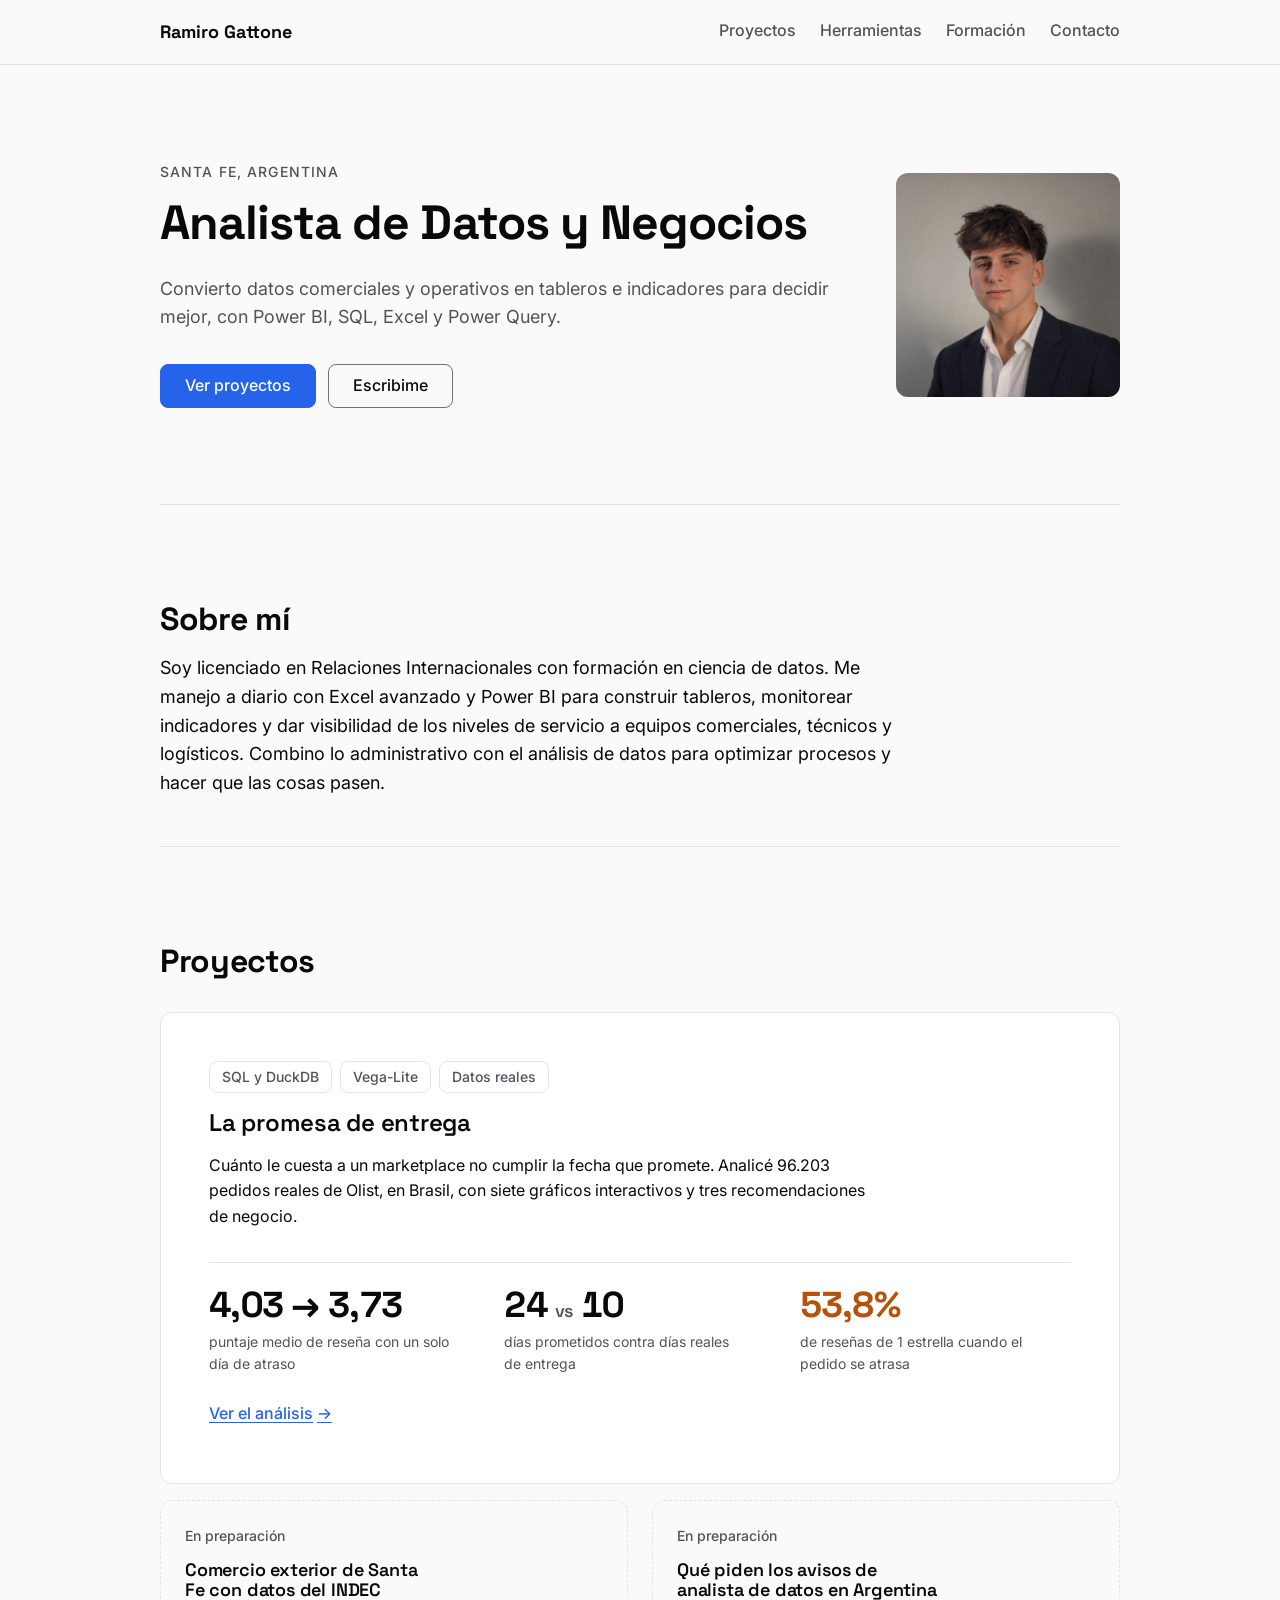
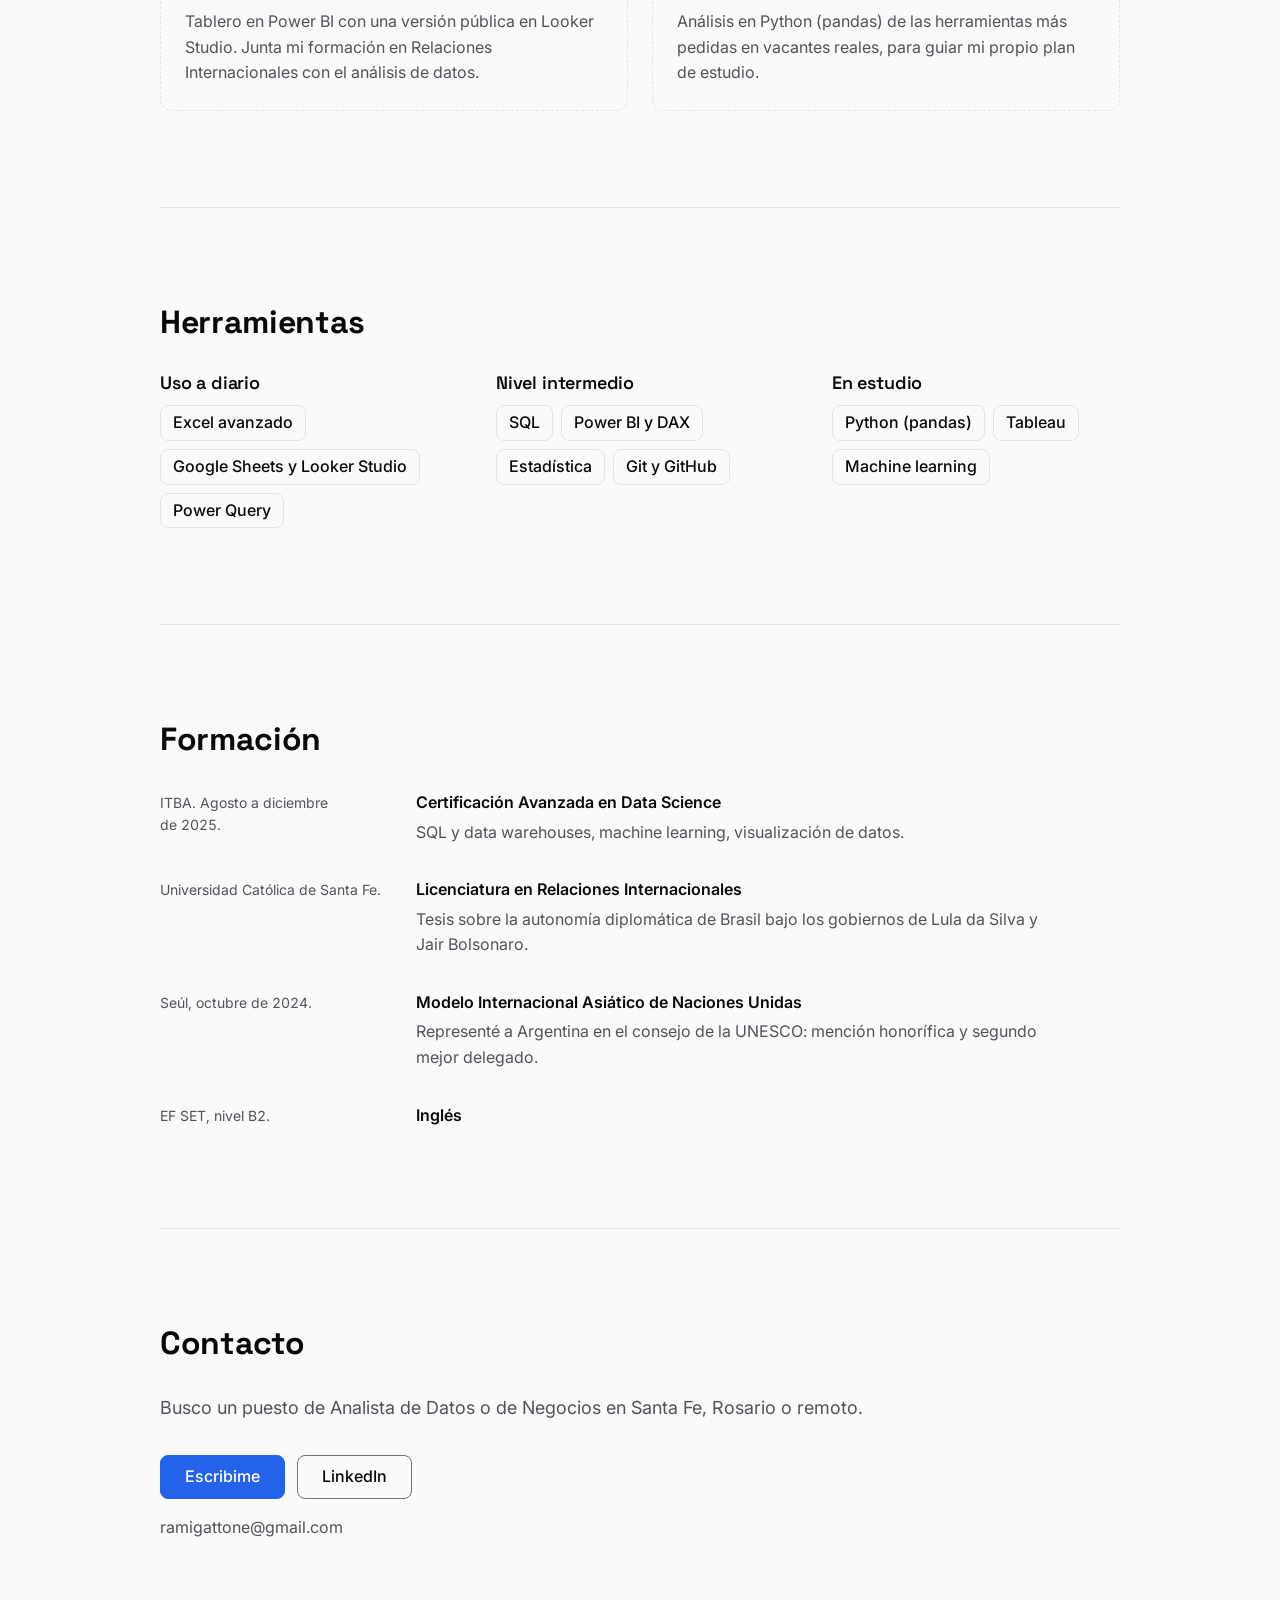
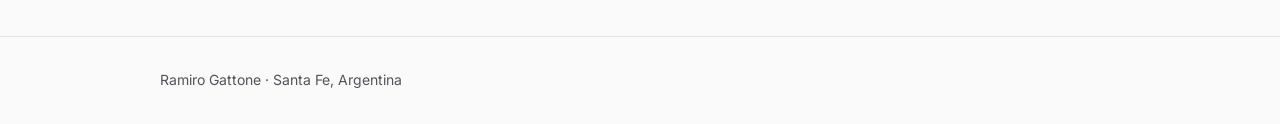
<file: index.html>
<!doctype html>
<html lang="es">
<head>
<meta charset="utf-8">
<meta name="viewport" content="width=device-width, initial-scale=1">
<meta name="color-scheme" content="light dark">
<title>Ramiro Gattone | Analista de Datos y Negocios</title>
<meta name="description" content="Portafolio de Ramiro Gattone: análisis de datos con Power BI, SQL, Excel y Power Query. Licenciado en Relaciones Internacionales, Certificación Avanzada en Data Science (ITBA).">
<meta property="og:type" content="website">
<meta property="og:url" content="https://ramigattone77.github.io/portafolio/">
<meta property="og:title" content="Ramiro Gattone | Analista de Datos y Negocios">
<meta property="og:description" content="Portafolio de Ramiro Gattone: análisis de datos con Power BI, SQL, Excel y Power Query. Proyecto destacado: La promesa de entrega, 96.203 pedidos reales de Olist.">
<meta property="og:image" content="https://ramigattone77.github.io/portafolio/img/og-promesa.png">
<meta property="og:image:width" content="1200">
<meta property="og:image:height" content="627">
<meta property="og:locale" content="es_AR">
<meta name="twitter:card" content="summary_large_image">
<link rel="preconnect" href="https://fonts.googleapis.com">
<link rel="preconnect" href="https://fonts.gstatic.com" crossorigin>
<link rel="stylesheet" href="https://fonts.googleapis.com/css2?family=Inter:wght@400;500;600&family=Space+Grotesk:wght@600;700&display=swap">
<link rel="stylesheet" href="style.css">
<script src="script.js" defer></script>
</head>
<body>
<a class="skip" href="#contenido">Saltar al contenido</a>

<header class="top">
  <nav class="wrap" aria-label="Principal">
    <a class="brand" href="#inicio">Ramiro Gattone</a>
    <ul>
      <li><a href="#proyectos">Proyectos</a></li>
      <li><a href="#herramientas">Herramientas</a></li>
      <li><a href="#formacion">Formación</a></li>
      <li><a href="#contacto">Contacto</a></li>
    </ul>
  </nav>
</header>

<main id="contenido">
  <section id="inicio" class="hero wrap" aria-labelledby="titulo">
    <img class="hero__photo" src="img/ramiro-gattone.jpg" alt="Retrato de Ramiro Gattone" width="224" height="224" fetchpriority="high">
    <div class="hero__text">
      <p class="eyebrow">Santa Fe, Argentina</p>
      <h1 id="titulo">Analista de Datos y Negocios</h1>
      <p class="lead">Convierto datos comerciales y operativos en tableros e indicadores para decidir mejor, con Power BI, SQL, Excel y Power Query.</p>
      <div class="actions">
        <a class="btn btn--primary" href="#proyectos">Ver proyectos</a>
        <a class="btn" href="mailto:ramigattone@gmail.com">Escribime</a>
      </div>
    </div>
  </section>

  <section id="sobre-mi" class="section wrap" aria-labelledby="t-sobre" data-reveal>
    <div class="section__head">
      <h2 id="t-sobre">Sobre mí</h2>
    </div>
    <p class="about">Soy licenciado en Relaciones Internacionales con formación en ciencia de datos. Me manejo a diario con Excel avanzado y Power BI para construir tableros, monitorear indicadores y dar visibilidad de los niveles de servicio a equipos comerciales, técnicos y logísticos. Combino lo administrativo con el análisis de datos para optimizar procesos y hacer que las cosas pasen.</p>
  </section>

  <section id="proyectos" class="section wrap" aria-labelledby="t-proyectos">
    <div class="section__head" data-reveal>
      <h2 id="t-proyectos">Proyectos</h2>
    </div>

    <article class="card card--featured" data-reveal>
      <ul class="pills" aria-label="Temas"><li>SQL y DuckDB</li><li>Vega-Lite</li><li>Datos reales</li></ul>
      <h3>La promesa de entrega</h3>
      <p class="card__text">Cuánto le cuesta a un marketplace no cumplir la fecha que promete. Analicé 96.203 pedidos reales de Olist, en Brasil, con siete gráficos interactivos y tres recomendaciones de negocio.</p>
      <ul class="facts" aria-label="Hallazgos principales">
        <li><span class="facts__num">4,03 → 3,73</span><span class="facts__label">puntaje medio de reseña con un solo día de atraso</span></li>
        <li><span class="facts__num">24 <small>vs</small> 10</span><span class="facts__label">días prometidos contra días reales de entrega</span></li>
        <li><span class="facts__num facts__num--data">53,8%</span><span class="facts__label">de reseñas de 1 estrella cuando el pedido se atrasa</span></li>
      </ul>
      <div class="links"><a href="proyectos/promesa-de-entrega/">Ver el análisis <span aria-hidden="true">→</span></a></div>
    </article>

    <div class="soon-grid">
      <article class="card card--soon" data-reveal>
        <p class="tag">En preparación</p>
        <h3>Comercio exterior de Santa Fe con datos del INDEC</h3>
        <p>Tablero en Power BI con una versión pública en Looker Studio. Junta mi formación en Relaciones Internacionales con el análisis de datos.</p>
      </article>
      <article class="card card--soon" data-reveal>
        <p class="tag">En preparación</p>
        <h3>Qué piden los avisos de analista de datos en Argentina</h3>
        <p>Análisis en Python (pandas) de las herramientas más pedidas en vacantes reales, para guiar mi propio plan de estudio.</p>
      </article>
    </div>
  </section>

  <section id="herramientas" class="section wrap" aria-labelledby="t-herr" data-reveal>
    <div class="section__head">
      <h2 id="t-herr">Herramientas</h2>
    </div>
    <div class="tools">
      <div>
        <h3>Uso a diario</h3>
        <ul class="pills"><li>Excel avanzado</li><li>Google Sheets y Looker Studio</li><li>Power Query</li></ul>
      </div>
      <div>
        <h3>Nivel intermedio</h3>
        <ul class="pills"><li>SQL</li><li>Power BI y DAX</li><li>Estadística</li><li>Git y GitHub</li></ul>
      </div>
      <div>
        <h3>En estudio</h3>
        <ul class="pills"><li>Python (pandas)</li><li>Tableau</li><li>Machine learning</li></ul>
      </div>
    </div>
  </section>

  <section id="formacion" class="section wrap" aria-labelledby="t-form" data-reveal>
    <div class="section__head">
      <h2 id="t-form">Formación</h2>
    </div>
    <ol class="edu">
      <li>
        <p class="edu__meta">ITBA. Agosto a diciembre de 2025.</p>
        <div><p class="edu__title">Certificación Avanzada en Data Science</p><p>SQL y data warehouses, machine learning, visualización de datos.</p></div>
      </li>
      <li>
        <p class="edu__meta">Universidad Católica de Santa Fe.</p>
        <div><p class="edu__title">Licenciatura en Relaciones Internacionales</p><p>Tesis sobre la autonomía diplomática de Brasil bajo los gobiernos de Lula da Silva y Jair Bolsonaro.</p></div>
      </li>
      <li>
        <p class="edu__meta">Seúl, octubre de 2024.</p>
        <div><p class="edu__title">Modelo Internacional Asiático de Naciones Unidas</p><p>Representé a Argentina en el consejo de la UNESCO: mención honorífica y segundo mejor delegado.</p></div>
      </li>
      <li>
        <p class="edu__meta">EF SET, nivel B2.</p>
        <div><p class="edu__title">Inglés</p></div>
      </li>
    </ol>
  </section>

  <section id="contacto" class="section wrap" aria-labelledby="t-contacto" data-reveal>
    <div class="section__head">
      <h2 id="t-contacto">Contacto</h2>
    </div>
    <p class="lead">Busco un puesto de Analista de Datos o de Negocios en Santa Fe, Rosario o remoto.</p>
    <div class="actions">
      <a class="btn btn--primary" href="mailto:ramigattone@gmail.com">Escribime</a>
      <a class="btn" href="https://www.linkedin.com/in/ramirogattone/" rel="noopener">LinkedIn</a>
    </div>
    <p class="contact__mail">ramigattone@gmail.com</p>
  </section>
</main>

<footer class="foot"><div class="wrap"><small>Ramiro Gattone · Santa Fe, Argentina</small></div></footer>
</body>
</html>
</file>
<file: style.css>
/* Portafolio Ramiro Gattone — Minimalismo / Swiss. Tokens según 03-design-tokens.css */

:root {
  color-scheme: light dark;
  --bg: #FAFAFA; --surface: #FFFFFF; --text: #09090B; --text-muted: #52525B;
  --border: #E4E4E7; --border-strong: #71717A;
  --accent: #2563EB; --on-accent: #FFFFFF; --data: #B45309; --focus-ring: #2563EB;

  --font-heading: "Space Grotesk", system-ui, sans-serif;
  --font-body: "Inter", system-ui, sans-serif;
  --font-mono: "JetBrains Mono", ui-monospace, monospace;

  --fs-sm: 0.875rem; --fs-base: 1rem; --fs-lead: 1.125rem;
  --fs-h3: 1.5rem; --fs-h2: 2rem; --fs-h1: clamp(2.25rem, 6vw, 3rem);
  --lh-body: 1.6; --lh-heading: 1.15;

  --s-1: 4px; --s-2: 8px; --s-3: 12px; --s-4: 16px; --s-5: 24px; --s-6: 32px; --s-7: 48px; --s-8: 64px; --s-9: 96px;

  --radius: 12px; --radius-sm: 8px; --max-width: 960px; --measure: 68ch;
  --ease-out: cubic-bezier(0.2, 0.7, 0.2, 1); --t-fast: 150ms; --t-base: 250ms;
  --header-h: 96px;
}

@media (prefers-color-scheme: dark) {
  :root:not([data-theme="light"]) {
    color-scheme: dark;
    --bg: #09090B; --surface: #131316; --text: #FAFAFA; --text-muted: #A1A1AA;
    --border: #27272A; --border-strong: #71717A;
    --accent: #60A5FA; --on-accent: #09090B; --data: #FBBF24; --focus-ring: #93C5FD;
  }
}
:root[data-theme="dark"] {
  color-scheme: dark;
  --bg: #09090B; --surface: #131316; --text: #FAFAFA; --text-muted: #A1A1AA;
  --border: #27272A; --border-strong: #71717A;
  --accent: #60A5FA; --on-accent: #09090B; --data: #FBBF24; --focus-ring: #93C5FD;
}

/* Reglas obligatorias */
:focus-visible { outline: 3px solid var(--focus-ring); outline-offset: 2px; }
@media (prefers-reduced-motion: reduce) {
  *, *::before, *::after { animation: none !important; transition: none !important; scroll-behavior: auto !important; }
  .js [data-reveal] { opacity: 1; transform: none; }
}

/* Base */
*, *::before, *::after { box-sizing: border-box; }
html { scroll-behavior: smooth; scroll-padding-top: calc(var(--header-h) + var(--s-4)); -webkit-text-size-adjust: 100%; }
body {
  margin: 0; background: var(--bg); color: var(--text);
  font: 400 var(--fs-base) / var(--lh-body) var(--font-body);
  text-wrap: pretty; overflow-x: hidden;
}
h1, h2, h3 { font-family: var(--font-heading); line-height: var(--lh-heading); margin: 0; letter-spacing: -0.01em; text-wrap: balance; }
h1 { font-size: var(--fs-h1); font-weight: 700; letter-spacing: -0.02em; }
h2 { font-size: var(--fs-h2); font-weight: 700; }
h3 { font-size: var(--fs-h3); font-weight: 600; }
p { margin: 0; max-width: var(--measure); }
p + p { margin-top: var(--s-4); }
a { color: var(--accent); text-decoration-thickness: 1px; text-underline-offset: 0.18em; transition: color var(--t-fast) var(--ease-out); }
a:hover { color: var(--text); }
img { display: block; max-width: 100%; height: auto; }
strong { font-weight: 600; }
.wrap { width: min(100% - 2 * var(--s-5), var(--max-width)); margin-inline: auto; }
.sr-only { position: absolute; width: 1px; height: 1px; padding: 0; margin: -1px; overflow: hidden; clip: rect(0 0 0 0); white-space: nowrap; border: 0; }

/* Saltar al contenido */
.skip {
  position: absolute; left: var(--s-4); top: -100px; z-index: 100;
  background: var(--accent); color: var(--on-accent); padding: var(--s-3) var(--s-4);
  border-radius: var(--radius-sm); font-weight: 500; text-decoration: none;
}
.skip:focus { top: var(--s-4); }

/* Barra superior */
.top { position: sticky; top: 0; z-index: 50; background: var(--bg); border-bottom: 1px solid var(--border); }
.top .wrap { display: flex; flex-wrap: wrap; align-items: center; justify-content: space-between; gap: 0 var(--s-5); padding: var(--s-1) 0; }
.brand { font-family: var(--font-heading); font-weight: 700; font-size: var(--fs-lead); color: var(--text); text-decoration: none; min-height: 44px; display: inline-flex; align-items: center; }
.brand:hover { color: var(--accent); }
.top ul { list-style: none; margin: 0; padding: 0; display: flex; width: 100%; justify-content: space-between; gap: var(--s-2); }
.top li a {
  display: inline-flex; align-items: center; min-height: 44px; color: var(--text-muted);
  text-decoration: none; font-size: var(--fs-sm); font-weight: 500;
  border-bottom: 2px solid transparent; transition: color var(--t-fast) var(--ease-out), border-color var(--t-fast) var(--ease-out);
}
.top li a:hover { color: var(--text); border-bottom-color: var(--accent); }
@media (min-width: 640px) {
  :root { --header-h: 64px; }
  .top .wrap { min-height: 64px; padding: 0; }
  .top ul { width: auto; gap: var(--s-5); }
  .top li a { font-size: var(--fs-base); }
}

/* Hero */
.hero { display: grid; gap: var(--s-5); padding: var(--s-7) 0 var(--s-8); }
.hero__photo { width: 96px; height: 96px; border-radius: var(--radius); object-fit: cover; object-position: 50% 22%; }
.eyebrow { font-size: var(--fs-sm); font-weight: 500; color: var(--text-muted); text-transform: uppercase; letter-spacing: 0.08em; margin-bottom: var(--s-3); }
.lead { font-size: var(--fs-lead); color: var(--text-muted); margin-top: var(--s-5); }
.actions { display: flex; flex-wrap: wrap; gap: var(--s-3); margin-top: var(--s-6); }
@media (min-width: 768px) {
  .hero { grid-template-columns: minmax(0, 1fr) auto; align-items: center; gap: var(--s-8); padding: var(--s-9) 0; }
  .hero__photo { order: 2; width: 224px; height: 224px; }
}

/* Botones */
.btn {
  display: inline-flex; align-items: center; justify-content: center; min-height: 44px; padding: 0 var(--s-5);
  border-radius: var(--radius-sm); font-weight: 500; text-decoration: none; color: var(--text);
  border: 1px solid var(--border-strong); background: transparent; text-align: center;
  transition: background-color var(--t-fast) var(--ease-out), border-color var(--t-fast) var(--ease-out), color var(--t-fast) var(--ease-out);
}
.btn:hover { border-color: var(--text); color: var(--text); }
.btn--primary { background: var(--accent); border-color: var(--accent); color: var(--on-accent); }
.btn--primary:hover { background: color-mix(in oklab, var(--accent) 85%, var(--text)); border-color: color-mix(in oklab, var(--accent) 85%, var(--text)); color: var(--on-accent); }

/* Secciones */
.section { padding: var(--s-8) 0; border-top: 1px solid var(--border); }
.section__head { margin-bottom: var(--s-6); }
.about { font-size: var(--fs-lead); }
#sobre-mi { padding-bottom: var(--s-7); }
#sobre-mi .section__head { margin-bottom: var(--s-4); }
@media (min-width: 768px) { .section { padding: var(--s-9) 0; } }

/* Tarjetas */
.card { background: var(--surface); border: 1px solid var(--border); border-radius: var(--radius); padding: var(--s-5); transition: border-color var(--t-base) var(--ease-out); }
.card:hover { border-color: var(--border-strong); }
.card h3 { margin-bottom: var(--s-4); }
.card__text { margin-top: var(--s-4); }
.pills { list-style: none; margin: 0; padding: 0; display: flex; flex-wrap: wrap; gap: var(--s-2); }
.pills li { font-size: var(--fs-sm); font-weight: 500; padding: var(--s-1) var(--s-3); border: 1px solid var(--border); border-radius: var(--radius-sm); color: var(--text-muted); }
.card--featured > .pills { margin-bottom: var(--s-4); }
.tag { font-size: var(--fs-sm); font-weight: 500; color: var(--text-muted); margin-bottom: var(--s-3); }
@media (min-width: 768px) { .card--featured { padding: var(--s-7); } }

.links { display: flex; flex-wrap: wrap; gap: 0 var(--s-6); margin-top: var(--s-4); }
.links a { display: inline-flex; align-items: center; gap: var(--s-1); min-height: 44px; font-weight: 500; }

/* En preparación */
.soon-grid { display: grid; gap: var(--s-4); margin-top: var(--s-4); }
.card--soon { border-style: dashed; background: transparent; }
.card--soon h3 { font-size: var(--fs-lead); margin-bottom: var(--s-2); }
.card--soon p:last-child { color: var(--text-muted); }
@media (min-width: 768px) { .soon-grid { grid-template-columns: 1fr 1fr; gap: var(--s-5); } }

/* Herramientas */
.tools { display: grid; gap: var(--s-6); }
.tools h3 { font-size: var(--fs-lead); }
.tools .pills { margin-top: var(--s-3); }
.tools .pills li { font-size: var(--fs-base); color: var(--text); }
@media (min-width: 768px) { .tools { grid-template-columns: repeat(3, minmax(0, 1fr)); gap: var(--s-7); } }

/* Formación */
.edu { list-style: none; margin: 0; padding: 0; display: grid; gap: var(--s-6); }
.edu li { display: grid; gap: var(--s-1) var(--s-6); }
.edu__meta { font-size: var(--fs-sm); color: var(--text-muted); font-variant-numeric: tabular-nums; }
.edu__title { font-weight: 600; margin-bottom: var(--s-1); }
.edu div p + p { margin-top: 0; color: var(--text-muted); }
@media (min-width: 768px) { .edu li { grid-template-columns: 224px minmax(0, 1fr); } .edu__meta { padding-top: 2px; } }

/* Contacto y pie */
#contacto .lead { margin-top: 0; }
.contact__mail { margin-top: var(--s-4); color: var(--text-muted); font-variant-numeric: tabular-nums; }
.foot { border-top: 1px solid var(--border); padding: var(--s-6) 0; color: var(--text-muted); font-size: var(--fs-sm); }
.foot small { font-size: inherit; }

/* Revelado al entrar en pantalla (solo con JS) */
.js [data-reveal] { opacity: 0; transform: translateY(12px); transition: opacity 350ms var(--ease-out), transform 350ms var(--ease-out); }
.js [data-reveal].is-visible { opacity: 1; transform: none; }

/* Página de proyecto */
.doc { padding: var(--s-7) 0 var(--s-8); }
.doc h1 { margin-top: var(--s-4); }
.doc h2 { font-size: var(--fs-h3); margin: var(--s-7) 0 var(--s-4); }
.doc__back { font-weight: 500; }
pre { margin: var(--s-4) 0; padding: var(--s-4); background: var(--surface); border: 1px solid var(--border); border-radius: var(--radius-sm); overflow-x: auto; }
code { font-family: var(--font-mono); font-size: var(--fs-sm); line-height: 1.6; }

/* Proyecto: historia con gráficos */
.story .lead { max-width: var(--measure); }
.kpis { list-style: none; margin: var(--s-7) 0 0; padding: 0; display: grid; gap: var(--s-5); grid-template-columns: repeat(auto-fit, minmax(180px, 1fr)); }
.kpis li { display: grid; gap: var(--s-2); align-content: start; }
.kpi__num { font-family: var(--font-heading); font-weight: 700; font-size: clamp(2rem, 5vw, 2.5rem); line-height: 1; letter-spacing: -0.02em; font-variant-numeric: tabular-nums; }
.kpi__num small { font-size: 0.5em; font-weight: 600; color: var(--text-muted); }
.kpi__num--data { color: var(--data); }
.kpi__label { color: var(--text-muted); font-size: var(--fs-sm); max-width: 26ch; }
.viz { margin-top: var(--s-8); }
.viz h2, .findings h2, .method h2 { font-size: var(--fs-h3); margin: 0 0 var(--s-3); }
.viz__chart { margin-top: var(--s-5); width: 100%; min-height: 200px; }
.viz__chart--map { display: flex; justify-content: center; }
.viz__chart svg { max-width: 100%; height: auto; }
.viz__note { margin-top: var(--s-3); font-size: var(--fs-sm); color: var(--text-muted); }
.findings, .method { margin-top: var(--s-8); padding-top: var(--s-6); border-top: 1px solid var(--border); }
.findings ol { margin: var(--s-4) 0 0; padding-left: 1.25em; display: grid; gap: var(--s-4); max-width: var(--measure); }
.vg-tooltip { font-family: var(--font-body) !important; }

/* Carga de gráficos: esqueleto con brillo hasta que el gráfico está listo */
.viz__chart { position: relative; }
.viz__chart:not(.is-ready)::before {
  content: ""; display: block; height: 280px; border-radius: var(--radius-sm);
  background: linear-gradient(100deg, var(--border) 30%, color-mix(in oklab, var(--border) 40%, var(--surface)) 50%, var(--border) 70%) 0 0 / 300% 100%;
  animation: brillo 1.4s ease-in-out infinite;
}
.viz__chart--map:not(.is-ready)::before { width: min(100%, 392px); height: 504px; margin-inline: auto; }
.viz__chart.is-error::before { animation: none; background: none; border: 1px dashed var(--border-strong); content: attr(data-msg); display: grid; place-items: center; color: var(--text-muted); height: 160px; padding: var(--s-4); text-align: center; }
@keyframes brillo { from { background-position: 100% 0; } to { background-position: 0 0; } }

/* Controles de los gráficos */
.picker { margin-top: var(--s-5); display: grid; gap: var(--s-2); }
.picker label { font-weight: 500; }
.picker__row { display: flex; flex-wrap: wrap; gap: var(--s-3); align-items: center; }
.picker select, .picker input[type="range"] { font: inherit; color: var(--text); }
.picker select { min-height: 44px; padding: 0 var(--s-4); border: 1px solid var(--border-strong); border-radius: var(--radius-sm); background: var(--surface); }
.picker input[type="range"] { width: min(100%, 420px); min-height: 44px; accent-color: var(--data); }
.picker__out { color: var(--text-muted); min-height: 1.6em; font-variant-numeric: tabular-nums; }
.btn--sm { min-height: 44px; padding: 0 var(--s-4); font-size: var(--fs-sm); }
.viz__chart--map svg { cursor: pointer; }

@media (prefers-reduced-motion: reduce) {
  .viz__chart:not(.is-ready)::before { animation: none; }
}

[hidden] { display: none !important; }

/* Inicio: hallazgos del proyecto destacado */
.facts { list-style: none; margin: var(--s-6) 0 var(--s-2); padding: var(--s-5) 0 0; border-top: 1px solid var(--border); display: grid; gap: var(--s-5); grid-template-columns: repeat(auto-fit, minmax(170px, 1fr)); }
.facts li { display: grid; gap: var(--s-2); align-content: start; }
.facts__num { font-family: var(--font-heading); font-weight: 700; font-size: clamp(1.75rem, 4vw, 2.25rem); line-height: 1; letter-spacing: -0.02em; font-variant-numeric: tabular-nums; }
.facts__num small { font-size: 0.5em; font-weight: 600; color: var(--text-muted); }
.facts__num--data { color: var(--data); }
.facts__label { color: var(--text-muted); font-size: var(--fs-sm); max-width: 28ch; }
</file>
